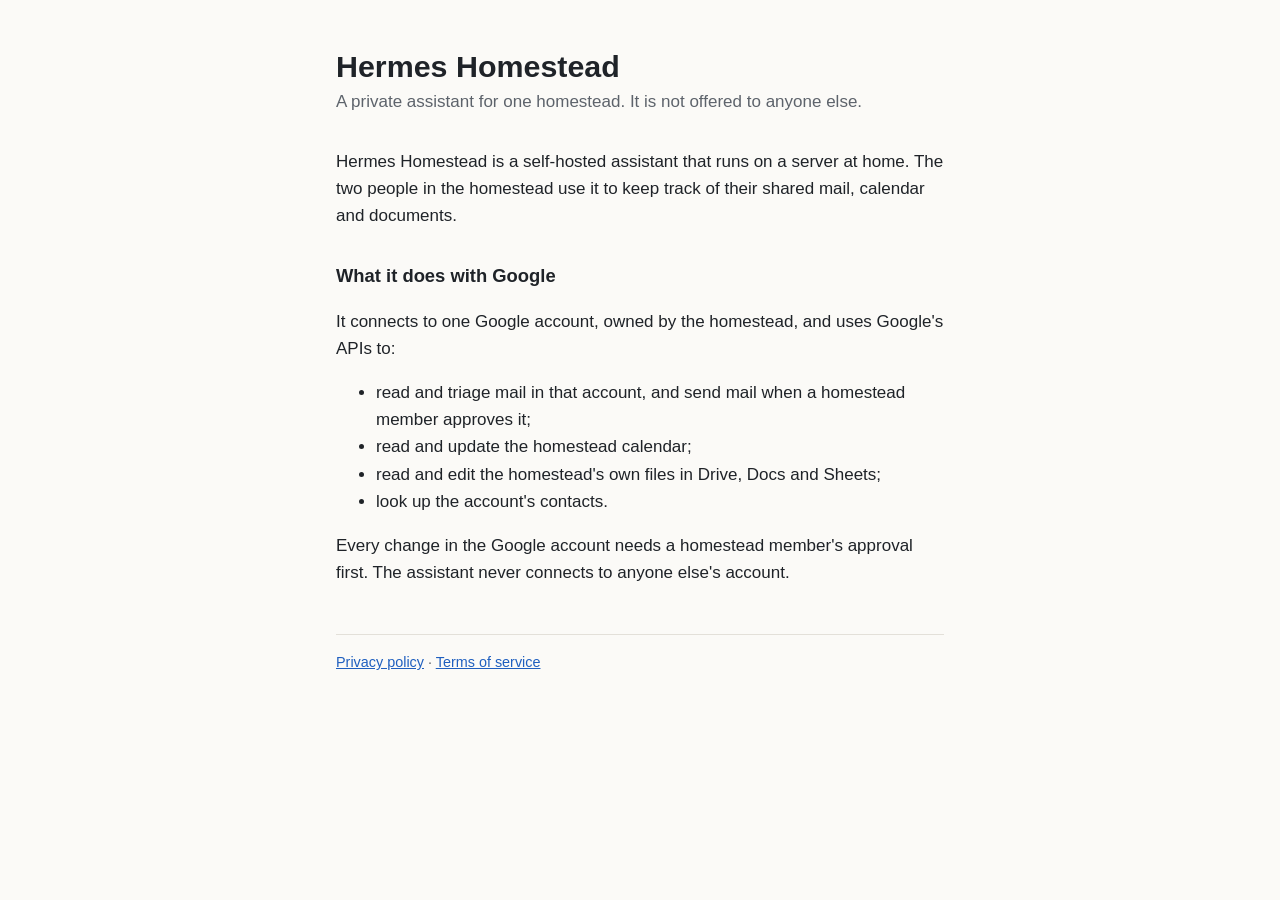
<file: index.html>
<!doctype html>
<html lang="en">
<head>
  <meta charset="utf-8">
  <meta name="viewport" content="width=device-width, initial-scale=1">
  <title>Hermes Homestead</title>
  <meta name="description" content="A private assistant used by one homestead with its own Google account.">
  <link rel="stylesheet" href="style.css">
</head>
<body>
<main>
  <h1>Hermes Homestead</h1>
  <p class="lede">A private assistant for one homestead. It is not offered to anyone else.</p>

  <p>Hermes Homestead is a self-hosted assistant that runs on a server at home. The two people in the
  homestead use it to keep track of their shared mail, calendar and documents.</p>

  <h2>What it does with Google</h2>
  <p>It connects to one Google account, owned by the homestead, and uses Google's APIs to:</p>
  <ul>
    <li>read and triage mail in that account, and send mail when a homestead member approves it;</li>
    <li>read and update the homestead calendar;</li>
    <li>read and edit the homestead's own files in Drive, Docs and Sheets;</li>
    <li>look up the account's contacts.</li>
  </ul>
  <p>Every change in the Google account needs a homestead member's approval first. The assistant never
  connects to anyone else's account.</p>

  <footer>
    <a href="privacy.html">Privacy policy</a> · <a href="terms.html">Terms of service</a>
  </footer>
</main>
</body>
</html>
</file>
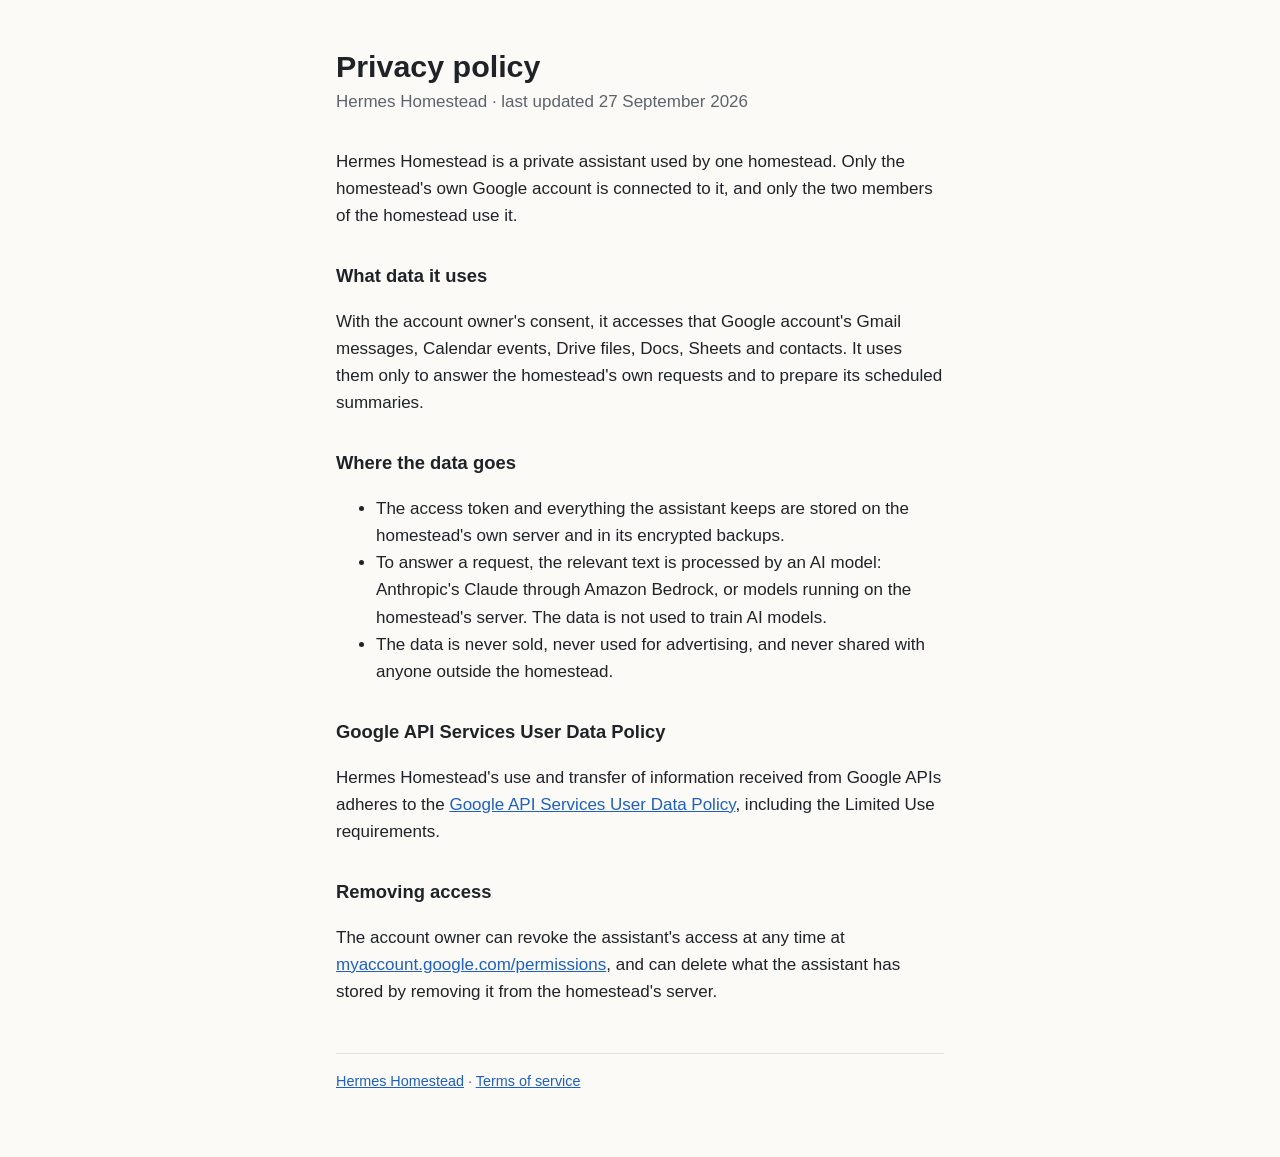
<file: privacy.html>
<!doctype html>
<html lang="en">
<head>
  <meta charset="utf-8">
  <meta name="viewport" content="width=device-width, initial-scale=1">
  <title>Privacy Policy</title>
  <meta name="description" content="How Hermes Homestead handles data from its Google account.">
  <link rel="stylesheet" href="style.css">
</head>
<body>
<main>
  <h1>Privacy policy</h1>
  <p class="lede">Hermes Homestead · last updated 27 September 2026</p>

  <p>Hermes Homestead is a private assistant used by one homestead. Only the homestead's own Google
  account is connected to it, and only the two members of the homestead use it.</p>

  <h2>What data it uses</h2>
  <p>With the account owner's consent, it accesses that Google account's Gmail messages, Calendar
  events, Drive files, Docs, Sheets and contacts. It uses them only to answer the homestead's own
  requests and to prepare its scheduled summaries.</p>

  <h2>Where the data goes</h2>
  <ul>
    <li>The access token and everything the assistant keeps are stored on the homestead's own server
    and in its encrypted backups.</li>
    <li>To answer a request, the relevant text is processed by an AI model: Anthropic's Claude through
    Amazon Bedrock, or models running on the homestead's server. The data is not used to train
    AI models.</li>
    <li>The data is never sold, never used for advertising, and never shared with anyone outside the
    homestead.</li>
  </ul>

  <h2>Google API Services User Data Policy</h2>
  <p>Hermes Homestead's use and transfer of information received from Google APIs adheres to the
  <a href="https://developers.google.com/terms/api-services-user-data-policy">Google API Services User
  Data Policy</a>, including the Limited Use requirements.</p>

  <h2>Removing access</h2>
  <p>The account owner can revoke the assistant's access at any time at
  <a href="https://myaccount.google.com/permissions">myaccount.google.com/permissions</a>, and can
  delete what the assistant has stored by removing it from the homestead's server.</p>

  <footer>
    <a href="./">Hermes Homestead</a> · <a href="terms.html">Terms of service</a>
  </footer>
</main>
</body>
</html>
</file>
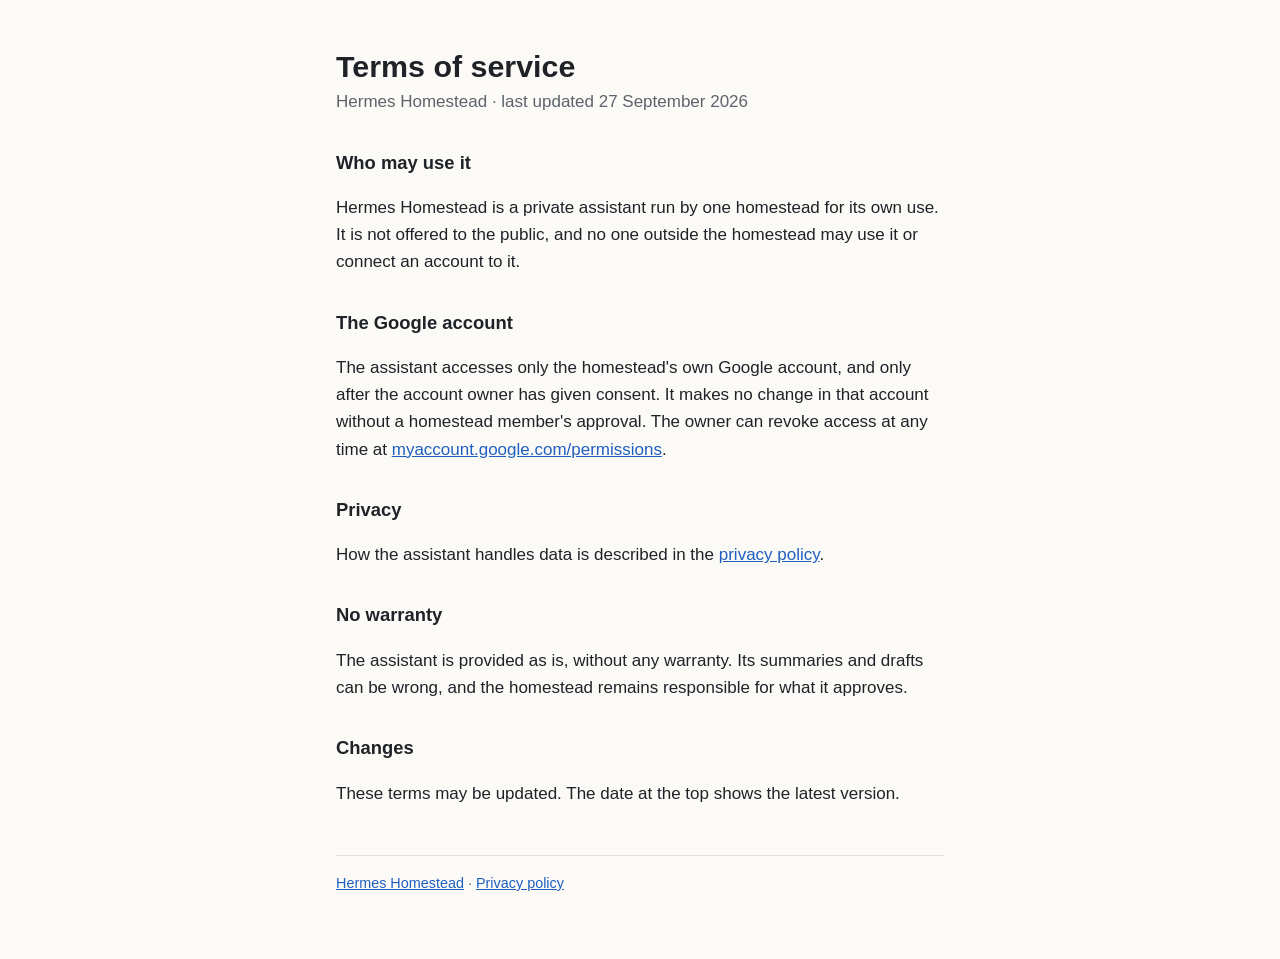
<file: terms.html>
<!doctype html>
<html lang="en">
<head>
  <meta charset="utf-8">
  <meta name="viewport" content="width=device-width, initial-scale=1">
  <title>Terms of Service</title>
  <meta name="description" content="Terms of service for Hermes Homestead.">
  <link rel="stylesheet" href="style.css">
</head>
<body>
<main>
  <h1>Terms of service</h1>
  <p class="lede">Hermes Homestead · last updated 27 September 2026</p>

  <h2>Who may use it</h2>
  <p>Hermes Homestead is a private assistant run by one homestead for its own use. It is not offered
  to the public, and no one outside the homestead may use it or connect an account to it.</p>

  <h2>The Google account</h2>
  <p>The assistant accesses only the homestead's own Google account, and only after the account
  owner has given consent. It makes no change in that account without a homestead member's
  approval. The owner can revoke access at any time at
  <a href="https://myaccount.google.com/permissions">myaccount.google.com/permissions</a>.</p>

  <h2>Privacy</h2>
  <p>How the assistant handles data is described in the <a href="privacy.html">privacy policy</a>.</p>

  <h2>No warranty</h2>
  <p>The assistant is provided as is, without any warranty. Its summaries and drafts can be wrong,
  and the homestead remains responsible for what it approves.</p>

  <h2>Changes</h2>
  <p>These terms may be updated. The date at the top shows the latest version.</p>

  <footer>
    <a href="./">Hermes Homestead</a> · <a href="privacy.html">Privacy policy</a>
  </footer>
</main>
</body>
</html>
</file>
<file: style.css>
:root {
  --bg: #fbfaf7;
  --text: #1f2328;
  --muted: #5d636b;
  --rule: #e3e0d9;
  --link: #1f5fbf;
}
@media (prefers-color-scheme: dark) {
  :root {
    --bg: #16181b;
    --text: #e6e6e3;
    --muted: #a3a8ae;
    --rule: #2c3035;
    --link: #7fb0ff;
  }
}
* { box-sizing: border-box; }
body {
  margin: 0;
  background: var(--bg);
  color: var(--text);
  font: 17px/1.6 -apple-system, BlinkMacSystemFont, "Segoe UI", Roboto, "Helvetica Neue", Arial, sans-serif;
}
main { max-width: 40rem; margin: 0 auto; padding: 3rem 1rem 4rem; }
h1 { font-size: 1.9rem; line-height: 1.2; margin: 0 0 .25rem; }
h2 { font-size: 1.15rem; margin: 2rem 0 .5rem; }
.lede { color: var(--muted); margin: 0 0 2rem; }
a { color: var(--link); }
footer { margin-top: 3rem; padding-top: 1rem; border-top: 1px solid var(--rule); color: var(--muted); font-size: .9rem; }
</file>
